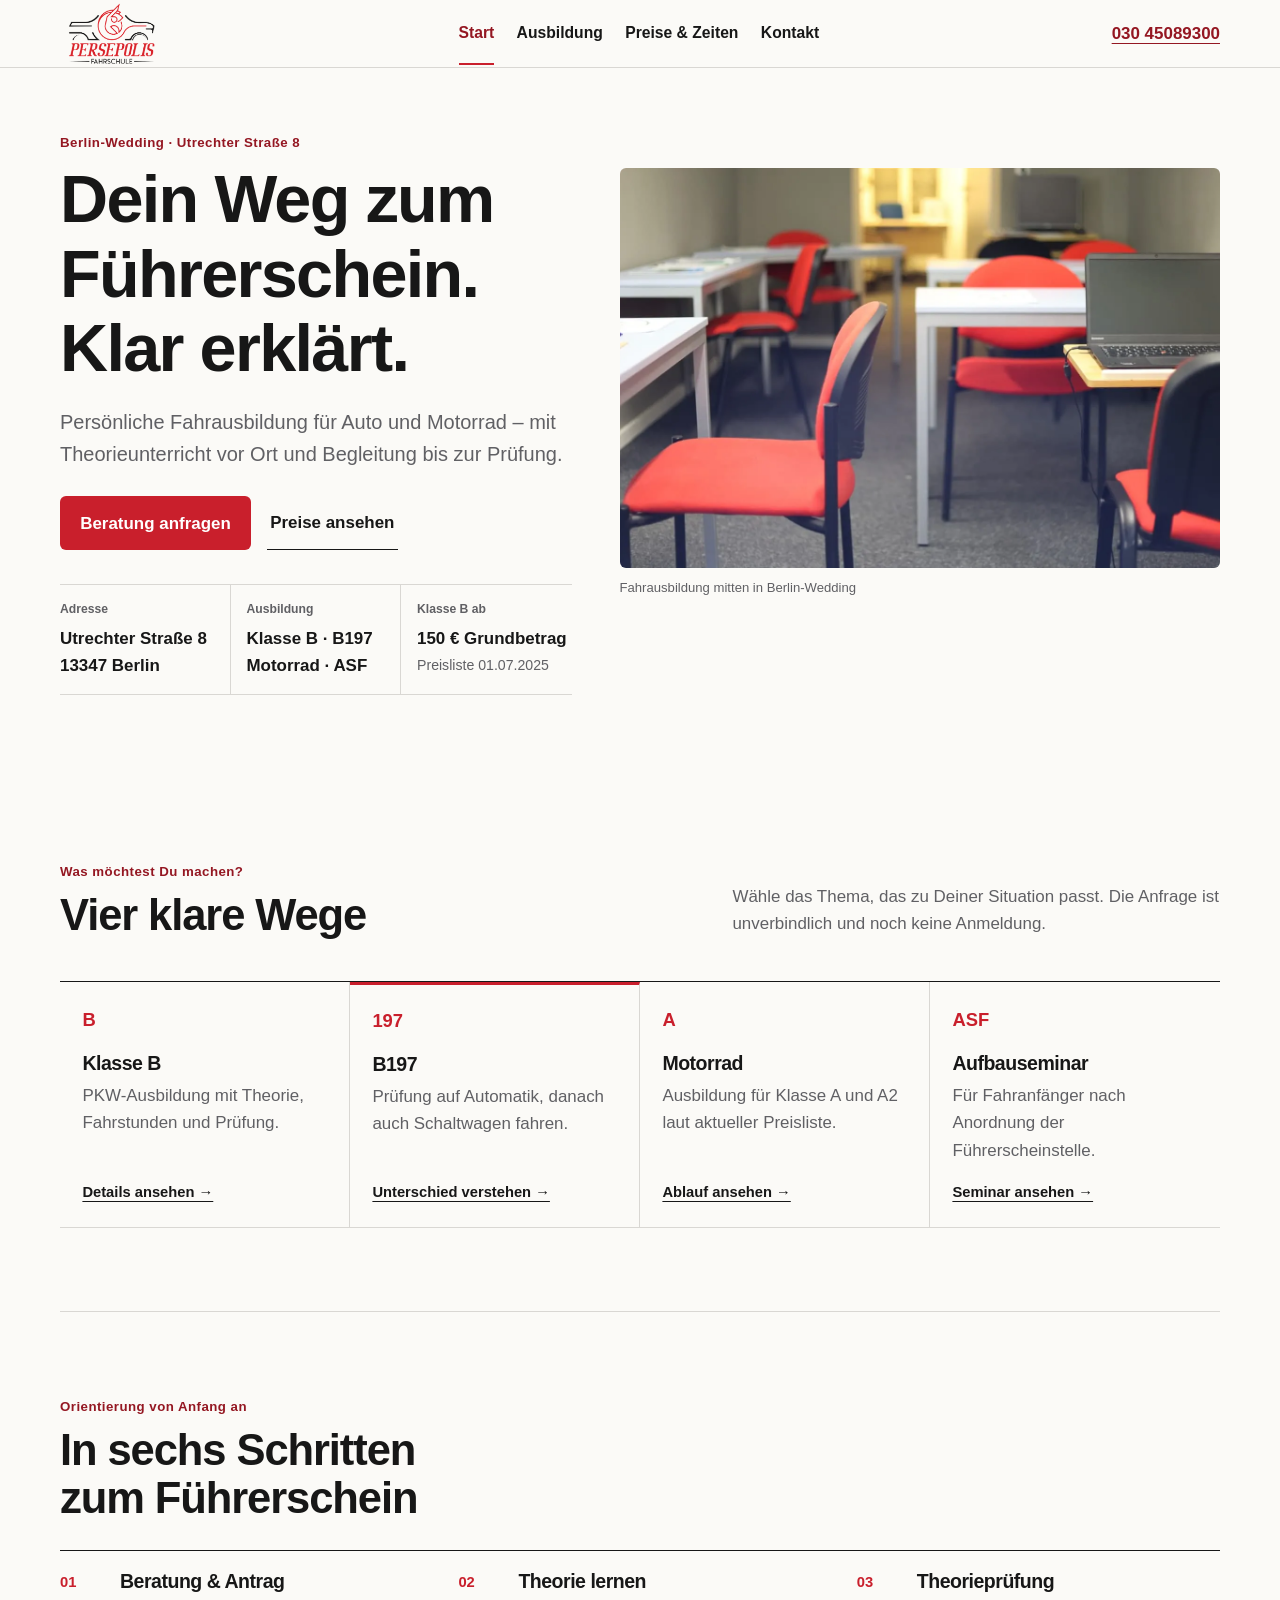
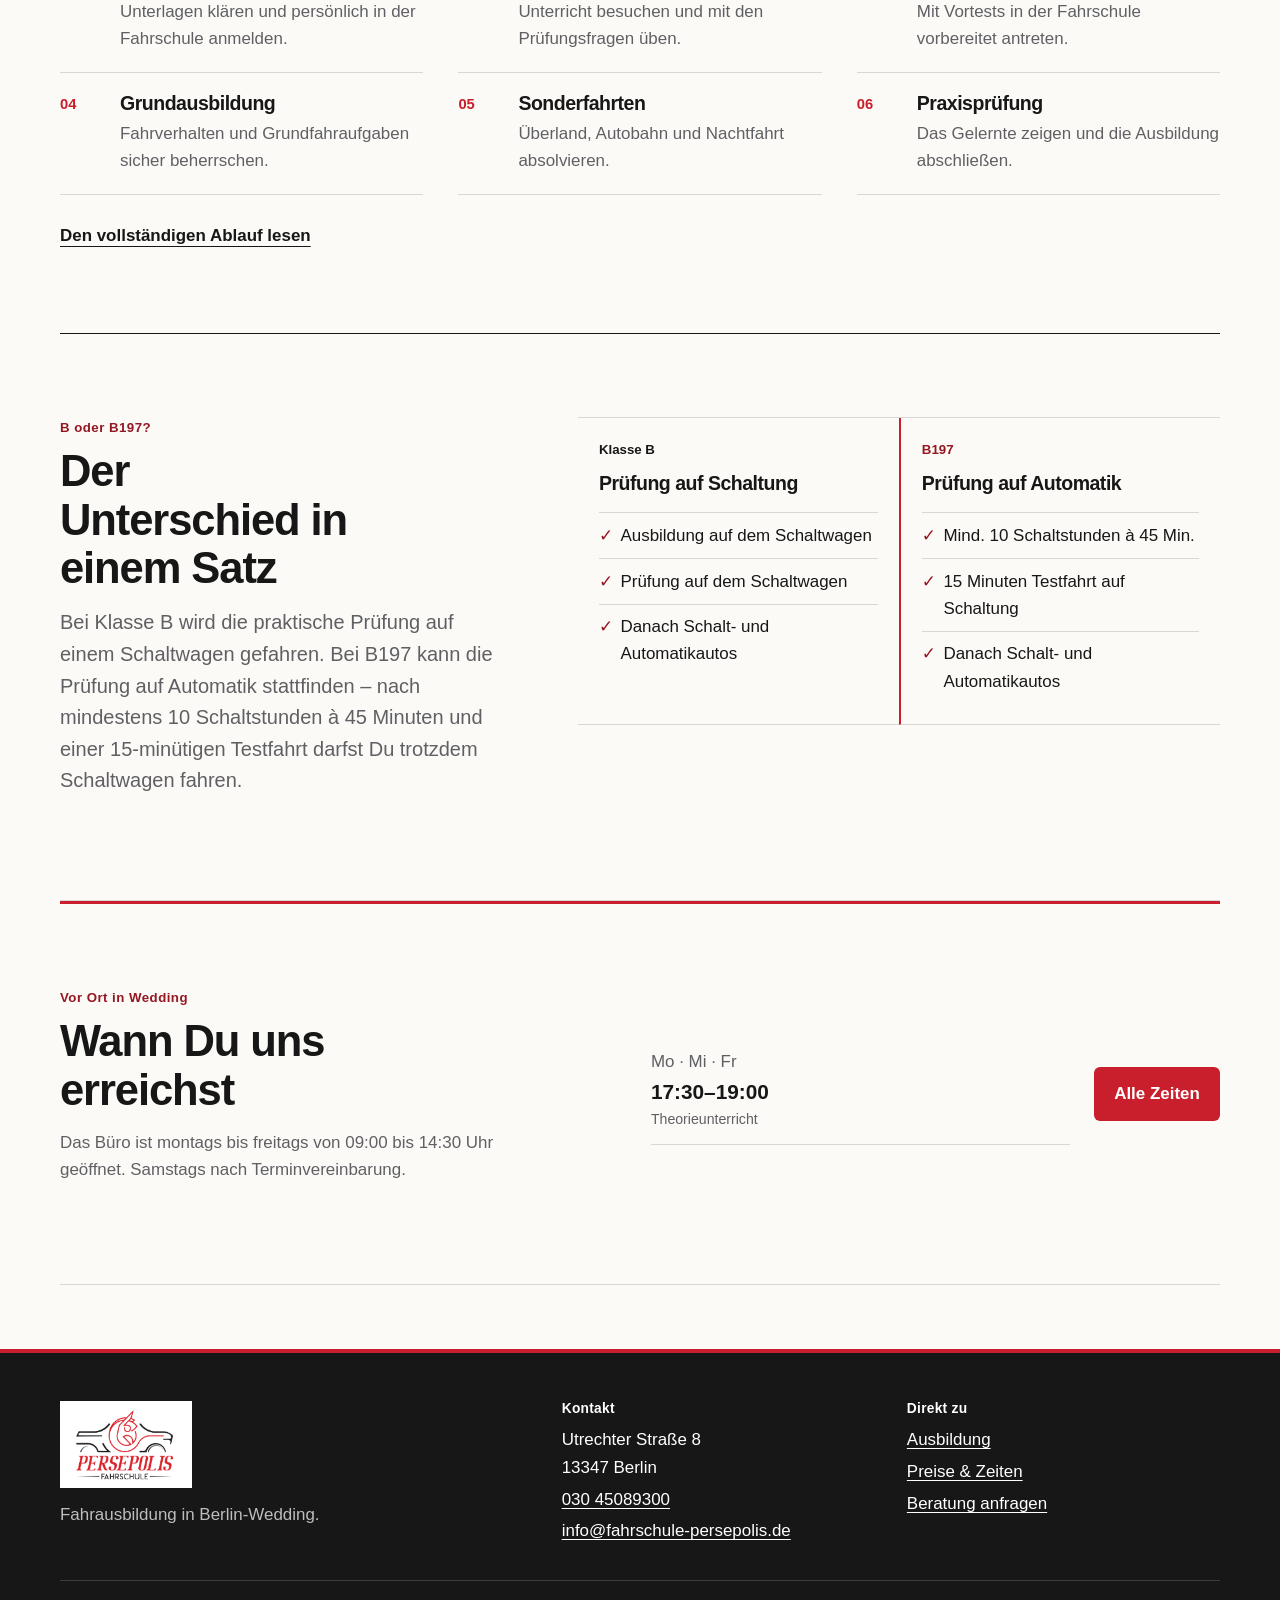
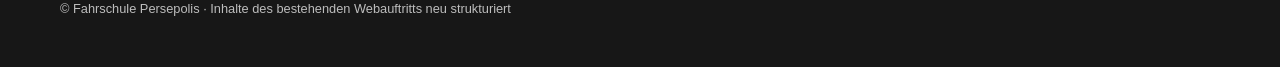
<file: index.html>
<!doctype html>
<html lang="de">
<head>
  <meta charset="utf-8">
  <meta name="viewport" content="width=device-width, initial-scale=1">
  <meta name="description" content="Fahrschule Persepolis in Berlin-Wedding: Klasse B, B197, Motorradausbildung und Aufbauseminar.">
  <title>Fahrschule Persepolis | Berlin-Wedding</title>
  <link rel="icon" type="image/svg+xml" href="data:image/svg+xml,%3Csvg xmlns='http://www.w3.org/2000/svg' viewBox='0 0 64 64'%3E%3Crect width='64' height='64' rx='14' fill='%23e4212d'/%3E%3Cpath d='M13 38h38l-5-14H21l-8 14Zm5 0v8m28-8v8M22 43h2m16 0h2' fill='none' stroke='white' stroke-width='5' stroke-linecap='round' stroke-linejoin='round'/%3E%3C/svg%3E">
  <link rel="stylesheet" href="styles.css?v=20260929-1">
  <script src="script.js" defer></script>
</head>
<body>
  <a class="skip-link" href="#main">Zum Inhalt springen</a>
  <header class="site-header">
    <div class="nav-wrap">
      <a class="brand" href="index.html" aria-label="Fahrschule Persepolis – Startseite"><img src="assets/logo.png" alt="Fahrschule Persepolis"></a>
      <button class="menu-button" type="button" aria-expanded="false" aria-controls="site-nav"><span>Menü</span><span class="menu-icon" aria-hidden="true"></span></button>
      <nav id="site-nav" class="site-nav" aria-label="Hauptnavigation">
        <a aria-current="page" href="index.html">Start</a>
        <a href="angebote.html">Ausbildung</a>
        <a href="preise.html">Preise & Zeiten</a>
        <a href="kontakt.html">Kontakt</a>
      </nav>
      <a class="header-call" href="tel:+493045089300" aria-label="Fahrschule anrufen">030 45089300</a>
    </div>
  </header>

  <main id="main">
    <section class="hero section">
      <div class="hero-copy">
        <p class="eyebrow">Berlin-Wedding · Utrechter Straße 8</p>
        <h1>Dein Weg zum Führerschein. Klar erklärt.</h1>
        <p class="lead">Persönliche Fahrausbildung für Auto und Motorrad – mit Theorieunterricht vor Ort und Begleitung bis zur Prüfung.</p>
        <div class="hero-actions">
          <a class="button button-primary" href="kontakt.html#anfrage">Beratung anfragen</a>
          <a class="button button-secondary" href="preise.html">Preise ansehen</a>
        </div>
        <dl class="quick-facts" aria-label="Die wichtigsten Informationen">
          <div><dt>Adresse</dt><dd>Utrechter Straße 8<br>13347 Berlin</dd></div>
          <div><dt>Ausbildung</dt><dd>Klasse B · B197<br>Motorrad · ASF</dd></div>
          <div><dt>Klasse B ab</dt><dd>150 € Grundbetrag<small>Preisliste 01.07.2025</small></dd></div>
        </dl>
      </div>
      <figure class="hero-media">
        <img src="assets/schule.webp" alt="Unterrichtsraum der Fahrschule Persepolis" width="1280" height="853" fetchpriority="high">
        <figcaption>Fahrausbildung mitten in Berlin-Wedding</figcaption>
      </figure>
    </section>

    <section class="section compact-section" aria-labelledby="richtungen-title">
      <div class="section-heading split-heading">
        <div><p class="eyebrow">Was möchtest Du machen?</p><h2 id="richtungen-title">Vier klare Wege</h2></div>
        <p>Wähle das Thema, das zu Deiner Situation passt. Die Anfrage ist unverbindlich und noch keine Anmeldung.</p>
      </div>
      <div class="offer-grid">
        <a class="offer-card" href="angebote.html#klasse-b"><span class="offer-index">B</span><h3>Klasse B</h3><p>PKW-Ausbildung mit Theorie, Fahrstunden und Prüfung.</p><span class="text-link">Details ansehen →</span></a>
        <a class="offer-card featured" href="angebote.html#b197"><span class="offer-index">197</span><h3>B197</h3><p>Prüfung auf Automatik, danach auch Schaltwagen fahren.</p><span class="text-link">Unterschied verstehen →</span></a>
        <a class="offer-card" href="angebote.html#motorrad"><span class="offer-index">A</span><h3>Motorrad</h3><p>Ausbildung für Klasse A und A2 laut aktueller Preisliste.</p><span class="text-link">Ablauf ansehen →</span></a>
        <a class="offer-card" href="angebote.html#asf"><span class="offer-index">ASF</span><h3>Aufbauseminar</h3><p>Für Fahranfänger nach Anordnung der Führerscheinstelle.</p><span class="text-link">Seminar ansehen →</span></a>
      </div>
    </section>

    <section class="section process-section" aria-labelledby="weg-title">
      <div class="section-heading"><p class="eyebrow">Orientierung von Anfang an</p><h2 id="weg-title">In sechs Schritten zum Führerschein</h2></div>
      <ol class="process-list">
        <li><span>01</span><div><h3>Beratung & Antrag</h3><p>Unterlagen klären und persönlich in der Fahrschule anmelden.</p></div></li>
        <li><span>02</span><div><h3>Theorie lernen</h3><p>Unterricht besuchen und mit den Prüfungsfragen üben.</p></div></li>
        <li><span>03</span><div><h3>Theorieprüfung</h3><p>Mit Vortests in der Fahrschule vorbereitet antreten.</p></div></li>
        <li><span>04</span><div><h3>Grundausbildung</h3><p>Fahrverhalten und Grundfahraufgaben sicher beherrschen.</p></div></li>
        <li><span>05</span><div><h3>Sonderfahrten</h3><p>Überland, Autobahn und Nachtfahrt absolvieren.</p></div></li>
        <li><span>06</span><div><h3>Praxisprüfung</h3><p>Das Gelernte zeigen und die Ausbildung abschließen.</p></div></li>
      </ol>
      <a class="inline-button" href="angebote.html#klasse-b">Den vollständigen Ablauf lesen</a>
    </section>

    <section class="section compare-section" aria-labelledby="vergleich-title">
      <div class="compare-intro"><p class="eyebrow">B oder B197?</p><h2 id="vergleich-title">Der Unterschied in einem Satz</h2><p class="lead">Bei Klasse B wird die praktische Prüfung auf einem Schaltwagen gefahren. Bei B197 kann die Prüfung auf Automatik stattfinden – nach mindestens 10 Schaltstunden à 45 Minuten und einer 15-minütigen Testfahrt darfst Du trotzdem Schaltwagen fahren.</p></div>
      <div class="compare-cards">
        <article><p class="pill">Klasse B</p><h3>Prüfung auf Schaltung</h3><ul class="check-list"><li>Ausbildung auf dem Schaltwagen</li><li>Prüfung auf dem Schaltwagen</li><li>Danach Schalt- und Automatikautos</li></ul></article>
        <article><p class="pill red">B197</p><h3>Prüfung auf Automatik</h3><ul class="check-list"><li>Mind. 10 Schaltstunden à 45 Min.</li><li>15 Minuten Testfahrt auf Schaltung</li><li>Danach Schalt- und Automatikautos</li></ul></article>
      </div>
    </section>

    <section class="section info-band" aria-labelledby="zeiten-title">
      <div><p class="eyebrow">Vor Ort in Wedding</p><h2 id="zeiten-title">Wann Du uns erreichst</h2><p>Das Büro ist montags bis freitags von 09:00 bis 14:30 Uhr geöffnet. Samstags nach Terminvereinbarung.</p></div>
      <div class="schedule-preview"><div><span>Mo · Mi · Fr</span><strong>17:30–19:00</strong><small>Theorieunterricht</small></div></div>
      <a class="button button-light" href="preise.html#zeiten">Alle Zeiten</a>
    </section>
  </main>

  <footer class="site-footer">
    <div class="footer-grid"><div><img src="assets/logo.png" alt="Fahrschule Persepolis"><p>Fahrausbildung in Berlin-Wedding.</p></div><div><h2>Kontakt</h2><address>Utrechter Straße 8<br>13347 Berlin</address><a href="tel:+493045089300">030 45089300</a><a href="mailto:info@fahrschule-persepolis.de">info@fahrschule-persepolis.de</a></div><div><h2>Direkt zu</h2><a href="angebote.html">Ausbildung</a><a href="preise.html">Preise & Zeiten</a><a href="kontakt.html#anfrage">Beratung anfragen</a></div></div>
    <p class="footer-note">© Fahrschule Persepolis · Inhalte des bestehenden Webauftritts neu strukturiert</p>
  </footer>
  <div class="mobile-actions" aria-label="Schnellkontakt"><a href="tel:+493045089300">Anrufen</a><a href="kontakt.html#anfrage">Anfrage</a></div>
</body>
</html>
</file>
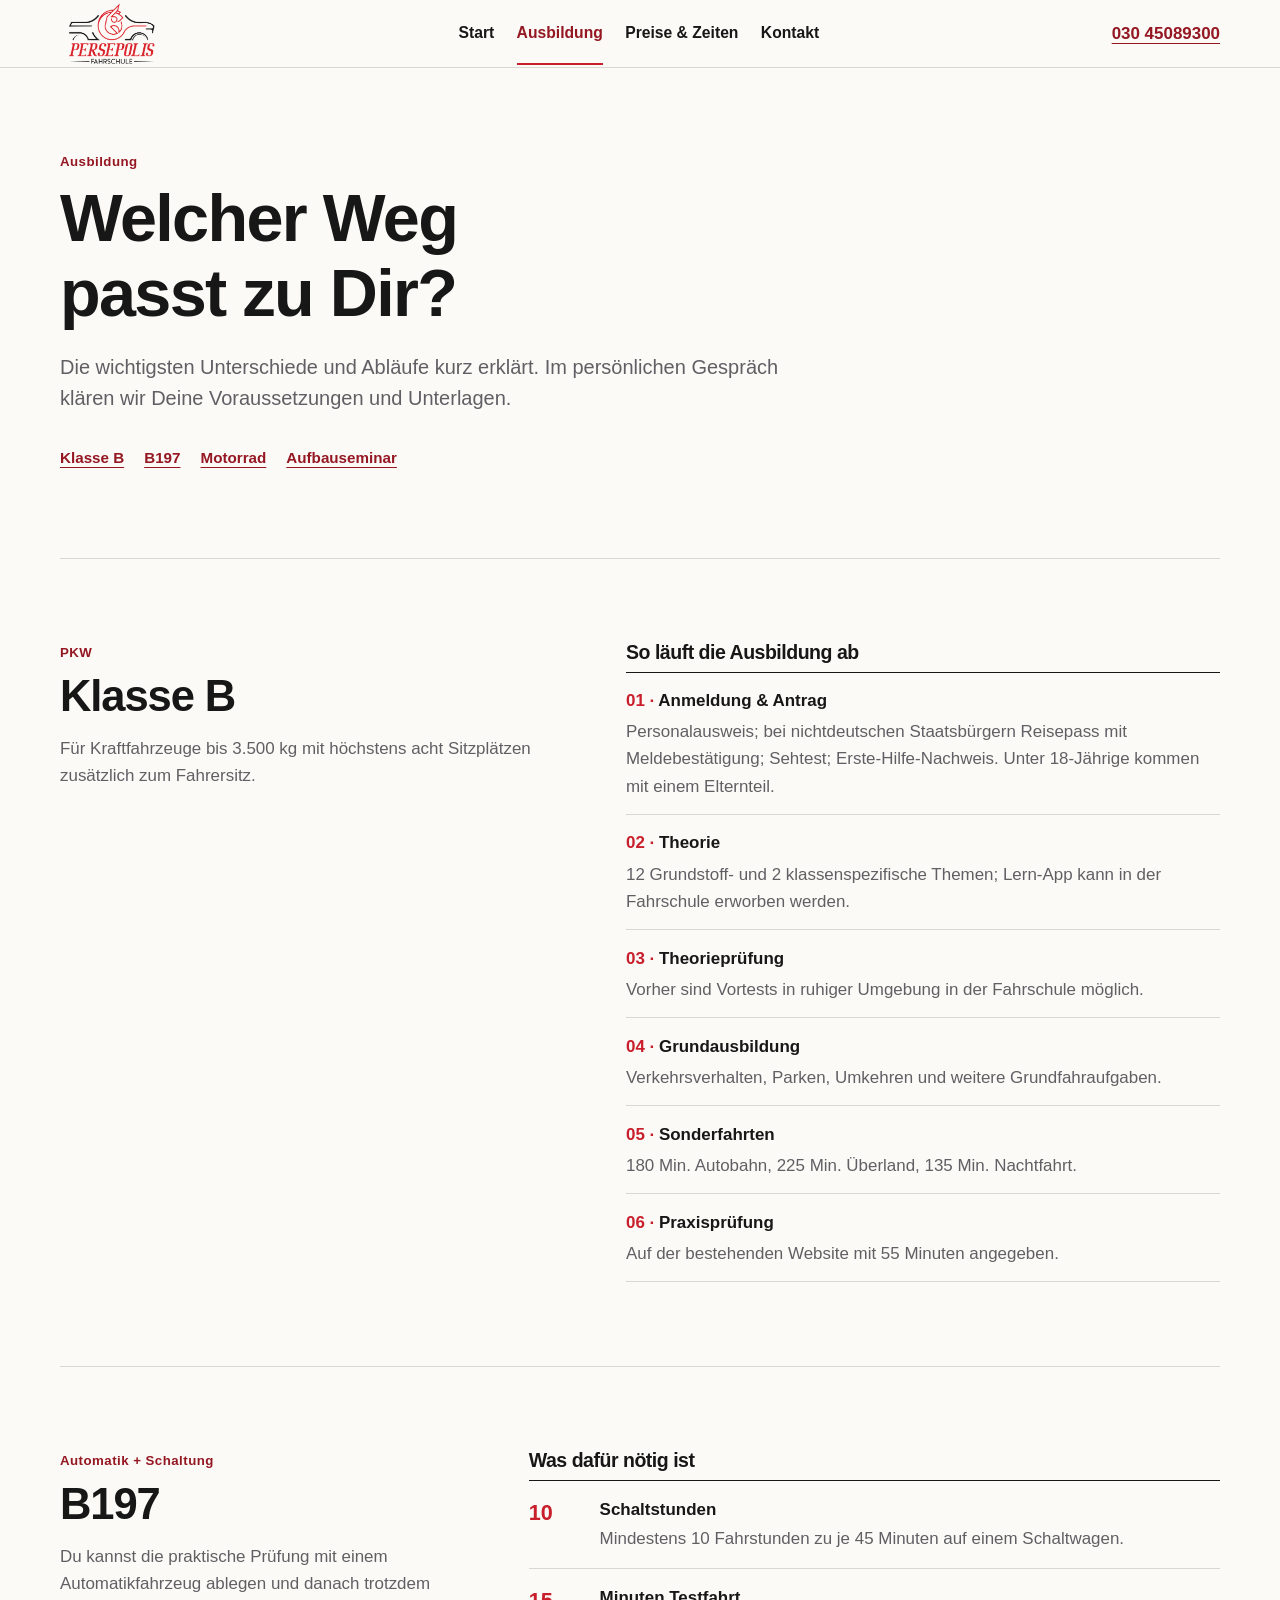
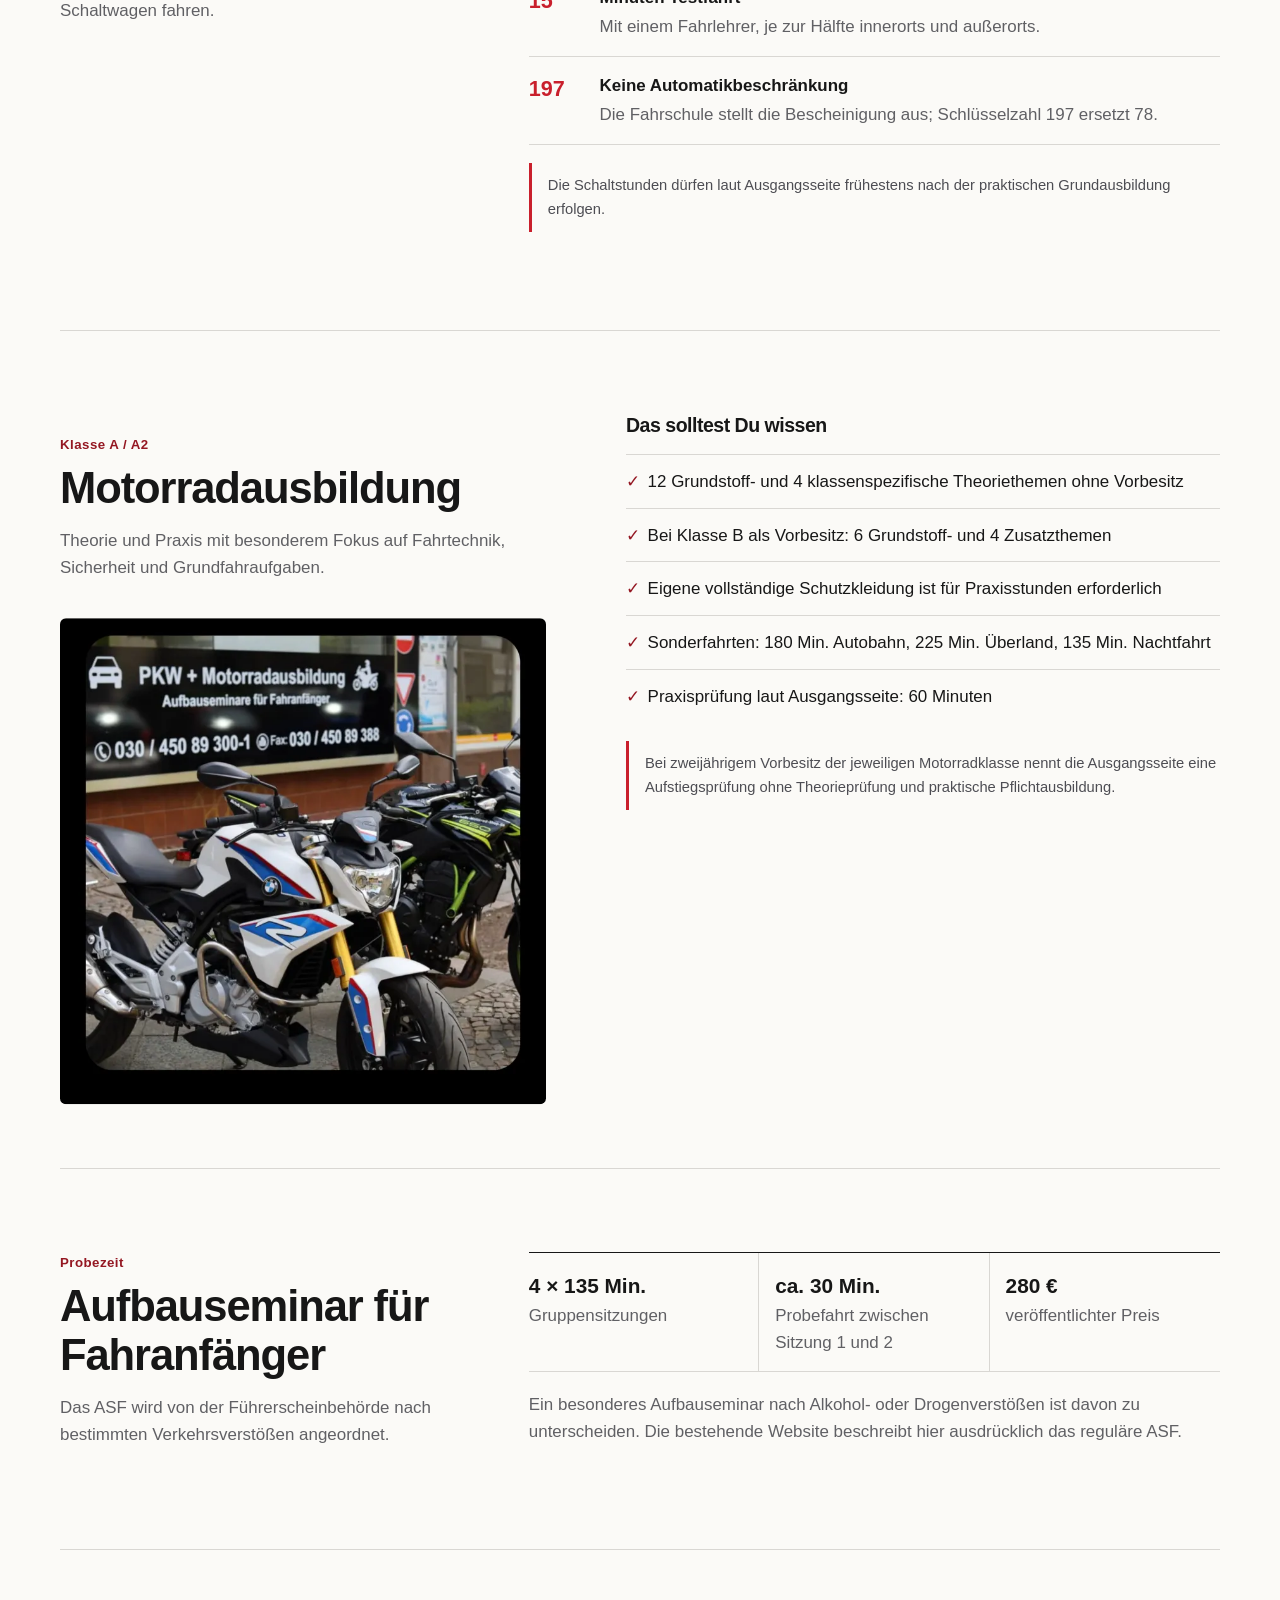
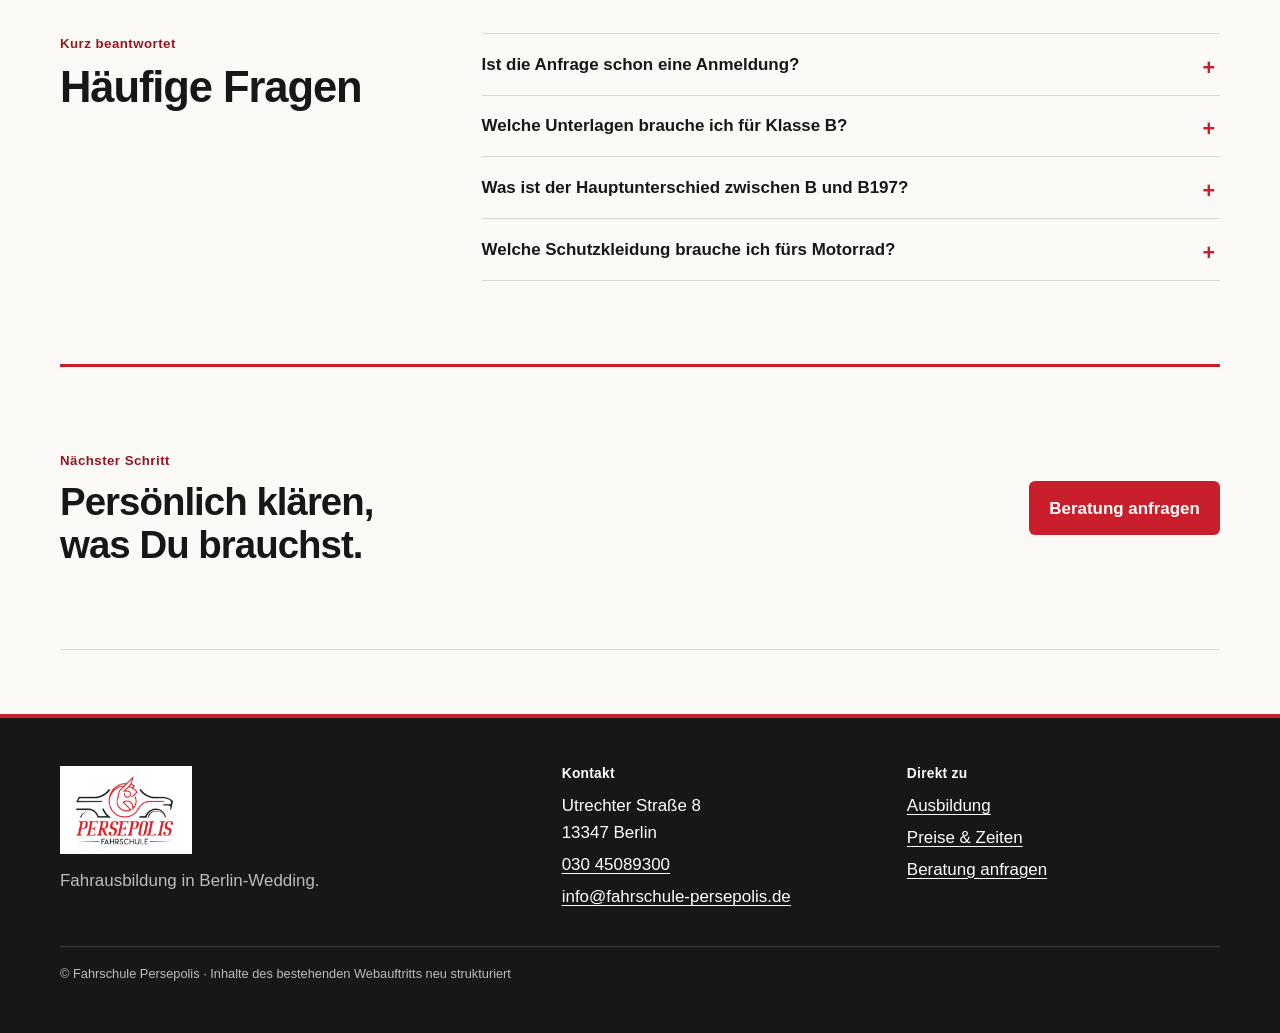
<file: angebote.html>
<!doctype html>
<html lang="de">
<head>
  <meta charset="utf-8"><meta name="viewport" content="width=device-width, initial-scale=1"><meta name="description" content="Ausbildung der Fahrschule Persepolis: Klasse B, B197, Motorrad und Aufbauseminar."><title>Ausbildung | Fahrschule Persepolis</title>
  <link rel="icon" type="image/svg+xml" href="data:image/svg+xml,%3Csvg xmlns='http://www.w3.org/2000/svg' viewBox='0 0 64 64'%3E%3Crect width='64' height='64' rx='14' fill='%23e4212d'/%3E%3Cpath d='M13 38h38l-5-14H21l-8 14Zm5 0v8m28-8v8' fill='none' stroke='white' stroke-width='5' stroke-linecap='round'/%3E%3C/svg%3E"><link rel="stylesheet" href="styles.css?v=20260929-1"><script src="script.js" defer></script>
</head>
<body><a class="skip-link" href="#main">Zum Inhalt springen</a>
  <header class="site-header"><div class="nav-wrap"><a class="brand" href="index.html" aria-label="Startseite"><img src="assets/logo.png" alt="Fahrschule Persepolis"></a><button class="menu-button" type="button" aria-expanded="false" aria-controls="site-nav"><span>Menü</span><span class="menu-icon" aria-hidden="true"></span></button><nav id="site-nav" class="site-nav" aria-label="Hauptnavigation"><a href="index.html">Start</a><a aria-current="page" href="angebote.html">Ausbildung</a><a href="preise.html">Preise & Zeiten</a><a href="kontakt.html">Kontakt</a></nav><a class="header-call" href="tel:+493045089300">030 45089300</a></div></header>
  <main id="main">
    <section class="page-hero section"><p class="eyebrow">Ausbildung</p><h1>Welcher Weg passt zu Dir?</h1><p class="lead">Die wichtigsten Unterschiede und Abläufe kurz erklärt. Im persönlichen Gespräch klären wir Deine Voraussetzungen und Unterlagen.</p><nav class="anchor-nav" aria-label="Bereiche auf dieser Seite"><a href="#klasse-b">Klasse B</a><a href="#b197">B197</a><a href="#motorrad">Motorrad</a><a href="#asf">Aufbauseminar</a></nav></section>

    <section class="section service-section" id="klasse-b">
      <div class="service-title"><p class="eyebrow">PKW</p><h2>Klasse B</h2><p>Für Kraftfahrzeuge bis 3.500 kg mit höchstens acht Sitzplätzen zusätzlich zum Fahrersitz.</p></div>
      <div class="service-body"><h3>So läuft die Ausbildung ab</h3><ol class="detail-steps"><li><strong>Anmeldung & Antrag</strong><span>Personalausweis; bei nichtdeutschen Staatsbürgern Reisepass mit Meldebestätigung; Sehtest; Erste-Hilfe-Nachweis. Unter 18-Jährige kommen mit einem Elternteil.</span></li><li><strong>Theorie</strong><span>12 Grundstoff- und 2 klassenspezifische Themen; Lern-App kann in der Fahrschule erworben werden.</span></li><li><strong>Theorieprüfung</strong><span>Vorher sind Vortests in ruhiger Umgebung in der Fahrschule möglich.</span></li><li><strong>Grundausbildung</strong><span>Verkehrsverhalten, Parken, Umkehren und weitere Grundfahraufgaben.</span></li><li><strong>Sonderfahrten</strong><span>180 Min. Autobahn, 225 Min. Überland, 135 Min. Nachtfahrt.</span></li><li><strong>Praxisprüfung</strong><span>Auf der bestehenden Website mit 55 Minuten angegeben.</span></li></ol></div>
    </section>

    <section class="section service-section alt" id="b197">
      <div class="service-title"><p class="eyebrow">Automatik + Schaltung</p><h2>B197</h2><p>Du kannst die praktische Prüfung mit einem Automatikfahrzeug ablegen und danach trotzdem Schaltwagen fahren.</p></div>
      <div class="service-body"><h3>Was dafür nötig ist</h3><ul class="fact-list"><li><span>10</span><div><strong>Schaltstunden</strong><p>Mindestens 10 Fahrstunden zu je 45 Minuten auf einem Schaltwagen.</p></div></li><li><span>15</span><div><strong>Minuten Testfahrt</strong><p>Mit einem Fahrlehrer, je zur Hälfte innerorts und außerorts.</p></div></li><li><span>197</span><div><strong>Keine Automatikbeschränkung</strong><p>Die Fahrschule stellt die Bescheinigung aus; Schlüsselzahl 197 ersetzt 78.</p></div></li></ul><p class="notice">Die Schaltstunden dürfen laut Ausgangsseite frühestens nach der praktischen Grundausbildung erfolgen.</p></div>
    </section>

    <section class="section service-section" id="motorrad">
      <div class="service-title media-title"><div><p class="eyebrow">Klasse A / A2</p><h2>Motorradausbildung</h2><p>Theorie und Praxis mit besonderem Fokus auf Fahrtechnik, Sicherheit und Grundfahraufgaben.</p></div><img src="assets/motorraeder.webp" alt="Schulungsmotorräder vor der Fahrschule Persepolis" width="768" height="768" loading="lazy"></div>
      <div class="service-body"><h3>Das solltest Du wissen</h3><ul class="check-list large"><li>12 Grundstoff- und 4 klassenspezifische Theoriethemen ohne Vorbesitz</li><li>Bei Klasse B als Vorbesitz: 6 Grundstoff- und 4 Zusatzthemen</li><li>Eigene vollständige Schutzkleidung ist für Praxisstunden erforderlich</li><li>Sonderfahrten: 180 Min. Autobahn, 225 Min. Überland, 135 Min. Nachtfahrt</li><li>Praxisprüfung laut Ausgangsseite: 60 Minuten</li></ul><p class="notice">Bei zweijährigem Vorbesitz der jeweiligen Motorradklasse nennt die Ausgangsseite eine Aufstiegsprüfung ohne Theorieprüfung und praktische Pflichtausbildung.</p></div>
    </section>

    <section class="section service-section alt" id="asf">
      <div class="service-title"><p class="eyebrow">Probezeit</p><h2>Aufbauseminar für Fahranfänger</h2><p>Das ASF wird von der Führerscheinbehörde nach bestimmten Verkehrsverstößen angeordnet.</p></div>
      <div class="service-body"><div class="stat-row"><div><strong>4 × 135 Min.</strong><span>Gruppensitzungen</span></div><div><strong>ca. 30 Min.</strong><span>Probefahrt zwischen Sitzung 1 und 2</span></div><div><strong>280 €</strong><span>veröffentlichter Preis</span></div></div><p>Ein besonderes Aufbauseminar nach Alkohol- oder Drogenverstößen ist davon zu unterscheiden. Die bestehende Website beschreibt hier ausdrücklich das reguläre ASF.</p></div>
    </section>

    <section class="section faq-section" aria-labelledby="faq-title"><div class="section-heading"><p class="eyebrow">Kurz beantwortet</p><h2 id="faq-title">Häufige Fragen</h2></div><div class="faq-list"><details><summary>Ist die Anfrage schon eine Anmeldung?</summary><p>Nein. Über das Formular sendest Du zunächst eine Beratungsanfrage. Für die Anmeldung bittet die Fahrschule laut bestehender Website um einen persönlichen Besuch mit den erforderlichen Unterlagen.</p></details><details><summary>Welche Unterlagen brauche ich für Klasse B?</summary><p>Personalausweis; bei nichtdeutschen Staatsbürgern Reisepass mit Meldebestätigung; Sehtest und Erste-Hilfe-Nachweis. Unter 18-Jährige sollen von einem Elternteil begleitet werden.</p></details><details><summary>Was ist der Hauptunterschied zwischen B und B197?</summary><p>Bei B197 kann die praktische Prüfung auf Automatik stattfinden. Mit den vorgeschriebenen Schaltstunden und der Testfahrt darfst Du danach auch Schaltwagen fahren.</p></details><details><summary>Welche Schutzkleidung brauche ich fürs Motorrad?</summary><p>Helm, Motorradjacke und Motorradhose mit Protektoren, Motorradhandschuhe und Motorradschuhe. Ohne Schutzkleidung findet laut Fahrschule keine praktische Stunde statt.</p></details></div></section>
    <section class="section simple-cta"><div><p class="eyebrow">Nächster Schritt</p><h2>Persönlich klären, was Du brauchst.</h2></div><a class="button button-primary" href="kontakt.html#anfrage">Beratung anfragen</a></section>
  </main>
  <footer class="site-footer"><div class="footer-grid"><div><img src="assets/logo.png" alt="Fahrschule Persepolis"><p>Fahrausbildung in Berlin-Wedding.</p></div><div><h2>Kontakt</h2><address>Utrechter Straße 8<br>13347 Berlin</address><a href="tel:+493045089300">030 45089300</a><a href="mailto:info@fahrschule-persepolis.de">info@fahrschule-persepolis.de</a></div><div><h2>Direkt zu</h2><a href="angebote.html">Ausbildung</a><a href="preise.html">Preise & Zeiten</a><a href="kontakt.html#anfrage">Beratung anfragen</a></div></div><p class="footer-note">© Fahrschule Persepolis · Inhalte des bestehenden Webauftritts neu strukturiert</p></footer><div class="mobile-actions"><a href="tel:+493045089300">Anrufen</a><a href="kontakt.html#anfrage">Anfrage</a></div>
</body></html>
</file>
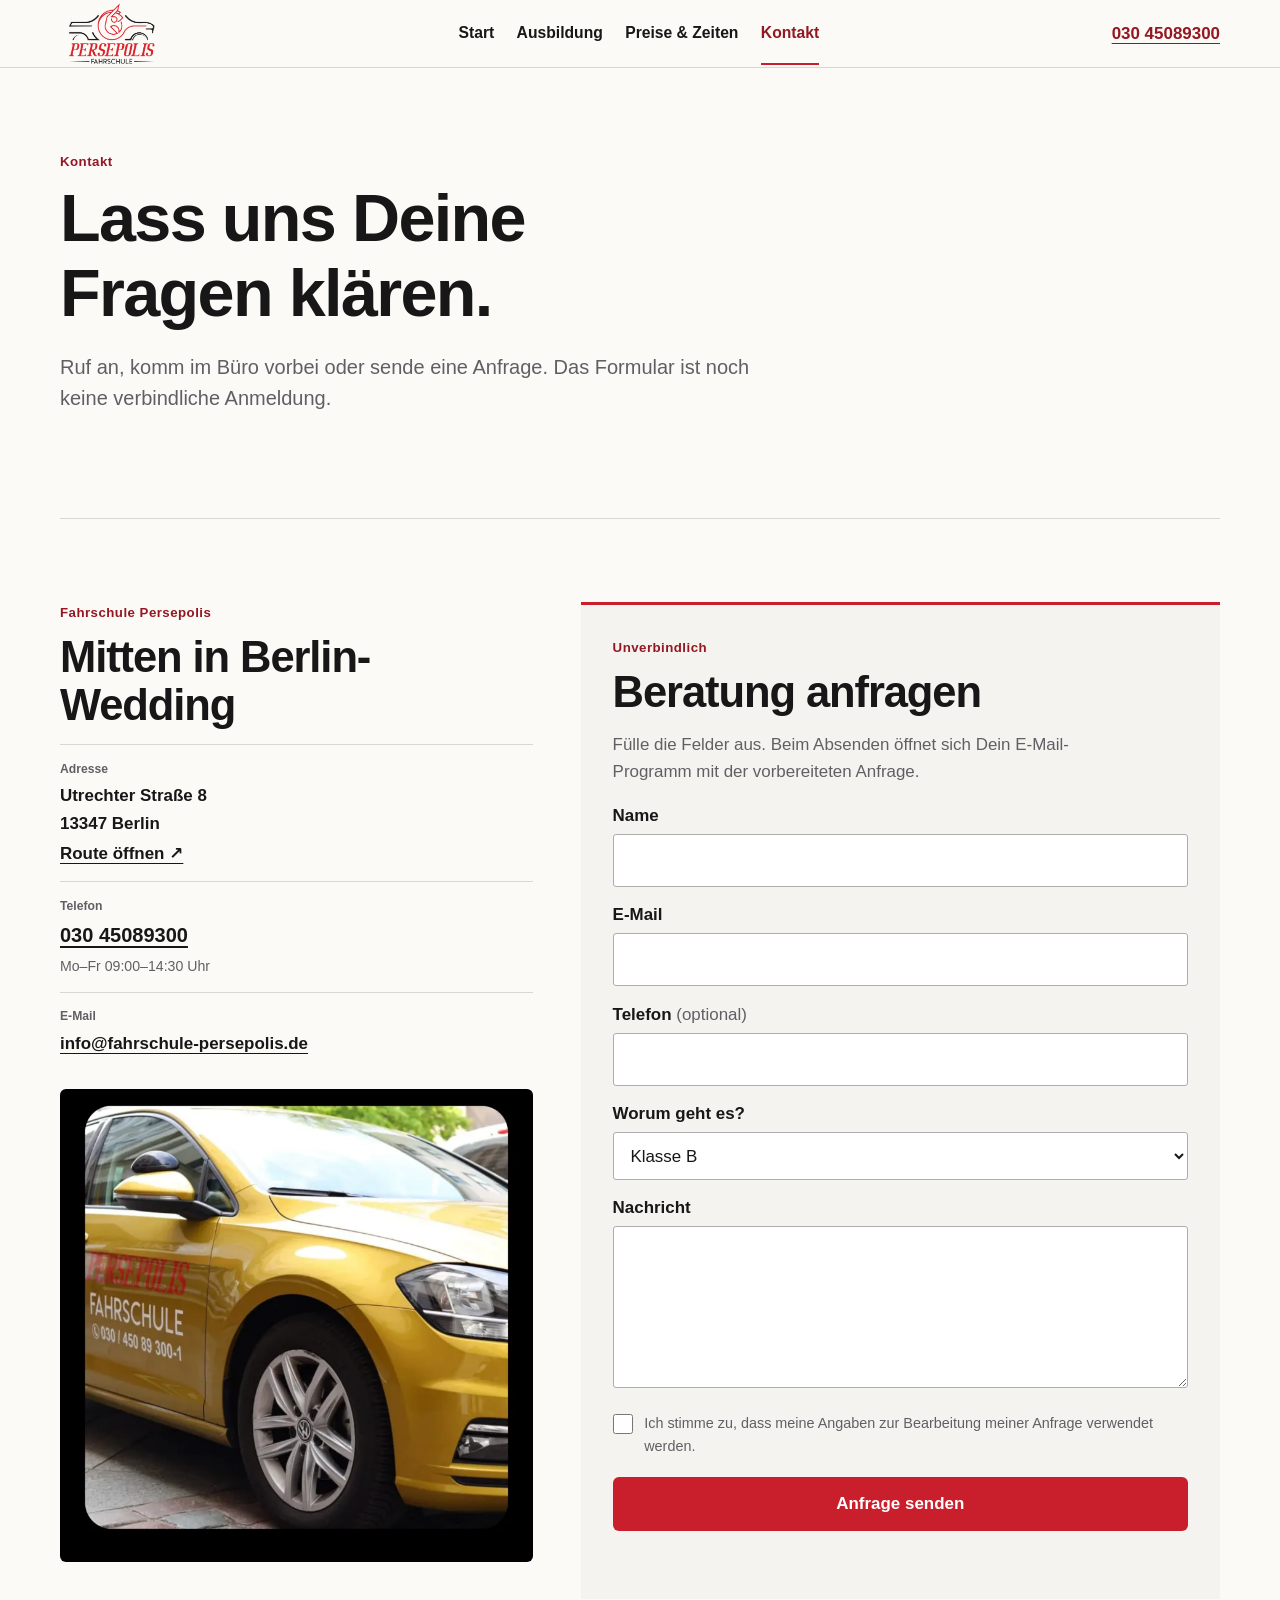
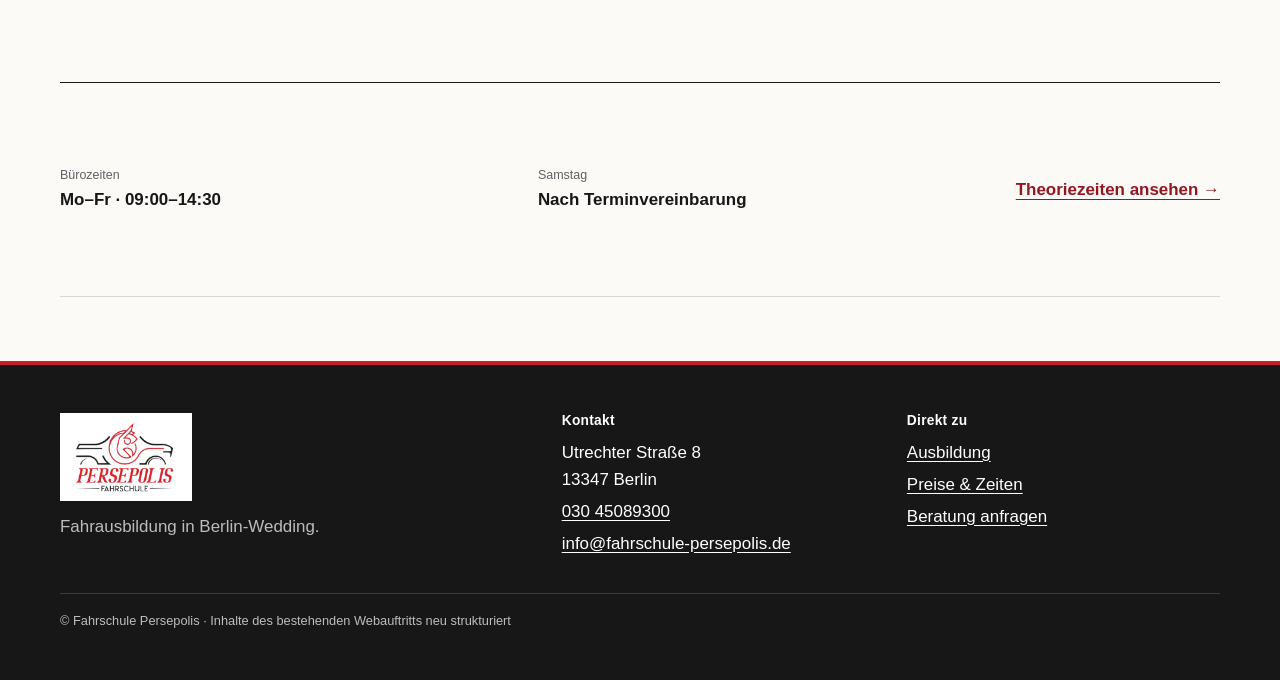
<file: kontakt.html>
<!doctype html>
<html lang="de"><head><meta charset="utf-8"><meta name="viewport" content="width=device-width, initial-scale=1"><meta name="description" content="Kontakt zur Fahrschule Persepolis in der Utrechter Straße 8, 13347 Berlin."><title>Kontakt | Fahrschule Persepolis</title><link rel="icon" type="image/svg+xml" href="data:image/svg+xml,%3Csvg xmlns='http://www.w3.org/2000/svg' viewBox='0 0 64 64'%3E%3Crect width='64' height='64' rx='14' fill='%23e4212d'/%3E%3Cpath d='M13 38h38l-5-14H21l-8 14Zm5 0v8m28-8v8' fill='none' stroke='white' stroke-width='5' stroke-linecap='round'/%3E%3C/svg%3E"><link rel="stylesheet" href="styles.css?v=20260929-1"><script src="script.js" defer></script></head>
<body><a class="skip-link" href="#main">Zum Inhalt springen</a><header class="site-header"><div class="nav-wrap"><a class="brand" href="index.html" aria-label="Startseite"><img src="assets/logo.png" alt="Fahrschule Persepolis"></a><button class="menu-button" type="button" aria-expanded="false" aria-controls="site-nav"><span>Menü</span><span class="menu-icon" aria-hidden="true"></span></button><nav id="site-nav" class="site-nav" aria-label="Hauptnavigation"><a href="index.html">Start</a><a href="angebote.html">Ausbildung</a><a href="preise.html">Preise & Zeiten</a><a aria-current="page" href="kontakt.html">Kontakt</a></nav><a class="header-call" href="tel:+493045089300">030 45089300</a></div></header>
<main id="main">
  <section class="page-hero section"><p class="eyebrow">Kontakt</p><h1>Lass uns Deine Fragen klären.</h1><p class="lead">Ruf an, komm im Büro vorbei oder sende eine Anfrage. Das Formular ist noch keine verbindliche Anmeldung.</p></section>
  <section class="section contact-layout"><div class="contact-details"><p class="eyebrow">Fahrschule Persepolis</p><h2>Mitten in Berlin-Wedding</h2><div class="contact-card"><span>Adresse</span><strong>Utrechter Straße 8<br>13347 Berlin</strong><a href="https://maps.google.com/?q=Utrechter+Stra%C3%9Fe+8%2C+13347+Berlin" target="_blank" rel="noopener">Route öffnen ↗</a></div><div class="contact-card"><span>Telefon</span><a class="contact-big" href="tel:+493045089300">030 45089300</a><small>Mo–Fr 09:00–14:30 Uhr</small></div><div class="contact-card"><span>E-Mail</span><a href="mailto:info@fahrschule-persepolis.de">info@fahrschule-persepolis.de</a></div><img class="contact-image" src="assets/schulungsauto.webp" alt="Goldenes Schulungsfahrzeug der Fahrschule Persepolis" width="768" height="768" loading="lazy"></div>
    <div class="form-panel" id="anfrage"><p class="eyebrow">Unverbindlich</p><h2>Beratung anfragen</h2><p>Fülle die Felder aus. Beim Absenden öffnet sich Dein E-Mail-Programm mit der vorbereiteten Anfrage.</p><form id="contact-form"><div class="form-field"><label for="name">Name</label><input id="name" name="name" autocomplete="name" required></div><div class="form-field"><label for="email">E-Mail</label><input id="email" name="email" type="email" autocomplete="email" required></div><div class="form-field"><label for="phone">Telefon <span>(optional)</span></label><input id="phone" name="phone" type="tel" autocomplete="tel"></div><div class="form-field"><label for="topic">Worum geht es?</label><select id="topic" name="topic"><option>Klasse B</option><option>B197</option><option>Motorrad</option><option>Aufbauseminar</option><option>Allgemeine Beratung</option></select></div><div class="form-field"><label for="message">Nachricht</label><textarea id="message" name="message" rows="5" required></textarea></div><label class="consent"><input type="checkbox" required><span>Ich stimme zu, dass meine Angaben zur Bearbeitung meiner Anfrage verwendet werden.</span></label><button class="button button-primary" type="submit">Anfrage senden</button><p class="form-status" id="form-status" aria-live="polite"></p></form></div>
  </section>
  <section class="section visit-strip"><div><span>Bürozeiten</span><strong>Mo–Fr · 09:00–14:30</strong></div><div><span>Samstag</span><strong>Nach Terminvereinbarung</strong></div><a href="preise.html#zeiten">Theoriezeiten ansehen →</a></section>
</main>
<footer class="site-footer"><div class="footer-grid"><div><img src="assets/logo.png" alt="Fahrschule Persepolis"><p>Fahrausbildung in Berlin-Wedding.</p></div><div><h2>Kontakt</h2><address>Utrechter Straße 8<br>13347 Berlin</address><a href="tel:+493045089300">030 45089300</a><a href="mailto:info@fahrschule-persepolis.de">info@fahrschule-persepolis.de</a></div><div><h2>Direkt zu</h2><a href="angebote.html">Ausbildung</a><a href="preise.html">Preise & Zeiten</a><a href="kontakt.html#anfrage">Beratung anfragen</a></div></div><p class="footer-note">© Fahrschule Persepolis · Inhalte des bestehenden Webauftritts neu strukturiert</p></footer><div class="mobile-actions"><a href="tel:+493045089300">Anrufen</a><a href="#anfrage">Anfrage</a></div>
</body></html>
</file>
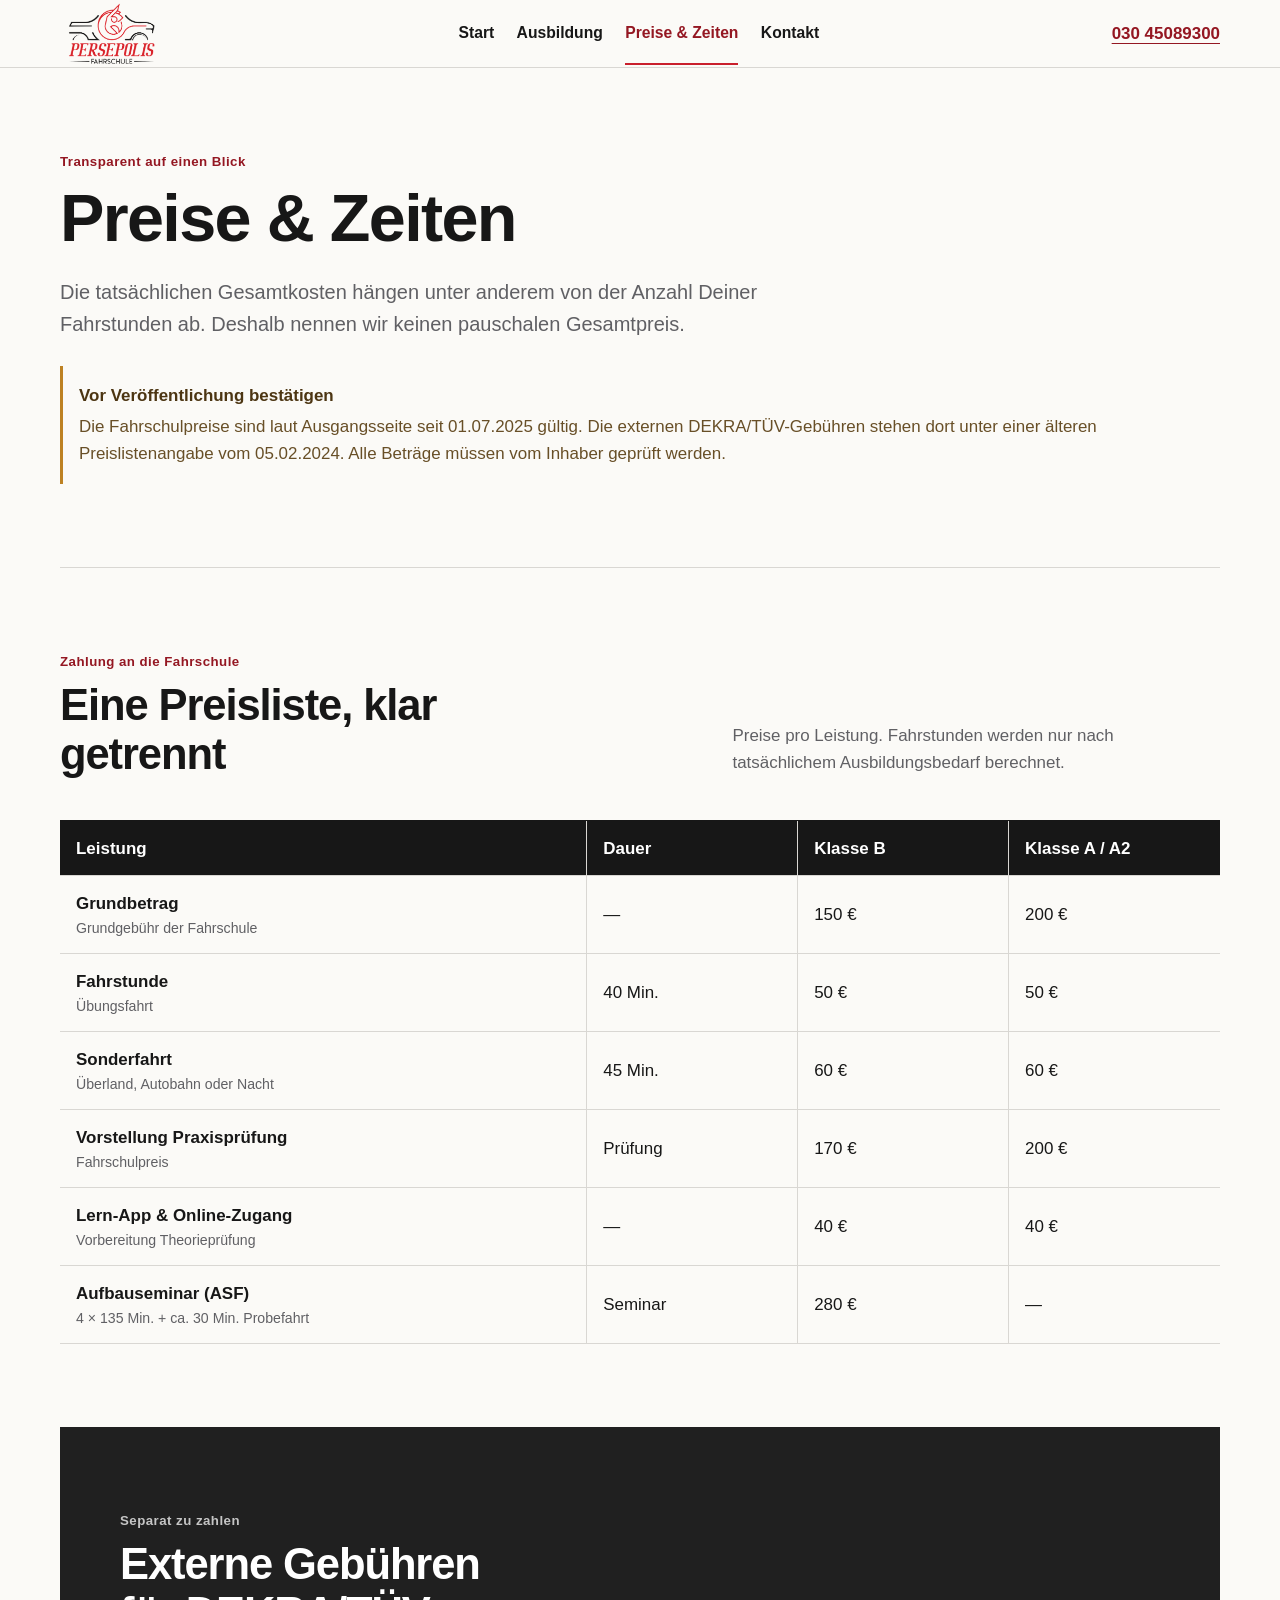
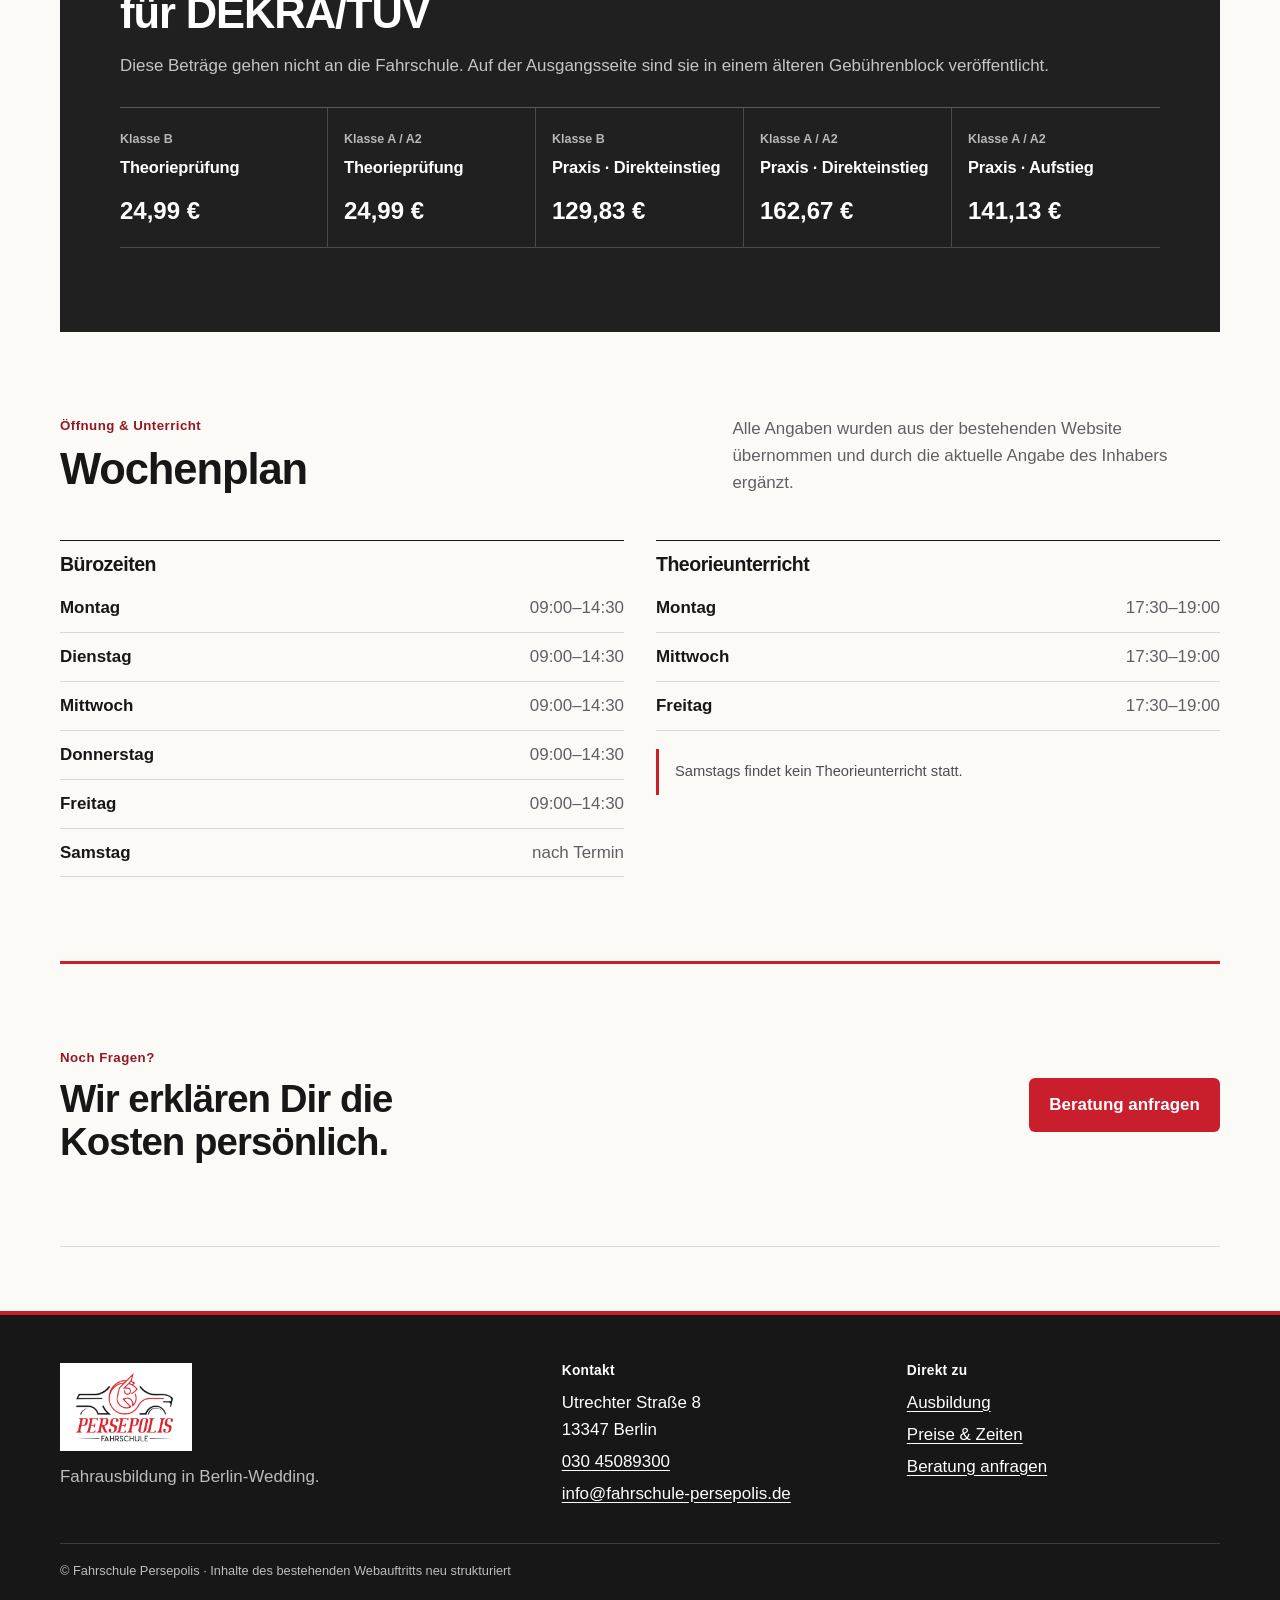
<file: preise.html>
<!doctype html>
<html lang="de">
<head><meta charset="utf-8"><meta name="viewport" content="width=device-width, initial-scale=1"><meta name="description" content="Preise, externe Prüfgebühren und Unterrichtszeiten der Fahrschule Persepolis."><title>Preise & Zeiten | Fahrschule Persepolis</title><link rel="icon" type="image/svg+xml" href="data:image/svg+xml,%3Csvg xmlns='http://www.w3.org/2000/svg' viewBox='0 0 64 64'%3E%3Crect width='64' height='64' rx='14' fill='%23e4212d'/%3E%3Cpath d='M13 38h38l-5-14H21l-8 14Zm5 0v8m28-8v8' fill='none' stroke='white' stroke-width='5' stroke-linecap='round'/%3E%3C/svg%3E"><link rel="stylesheet" href="styles.css?v=20260929-1"><script src="script.js" defer></script></head>
<body><a class="skip-link" href="#main">Zum Inhalt springen</a><header class="site-header"><div class="nav-wrap"><a class="brand" href="index.html" aria-label="Startseite"><img src="assets/logo.png" alt="Fahrschule Persepolis"></a><button class="menu-button" type="button" aria-expanded="false" aria-controls="site-nav"><span>Menü</span><span class="menu-icon" aria-hidden="true"></span></button><nav id="site-nav" class="site-nav" aria-label="Hauptnavigation"><a href="index.html">Start</a><a href="angebote.html">Ausbildung</a><a aria-current="page" href="preise.html">Preise & Zeiten</a><a href="kontakt.html">Kontakt</a></nav><a class="header-call" href="tel:+493045089300">030 45089300</a></div></header>
<main id="main">
  <section class="page-hero section"><p class="eyebrow">Transparent auf einen Blick</p><h1>Preise & Zeiten</h1><p class="lead">Die tatsächlichen Gesamtkosten hängen unter anderem von der Anzahl Deiner Fahrstunden ab. Deshalb nennen wir keinen pauschalen Gesamtpreis.</p><div class="verification-banner" role="note"><strong>Vor Veröffentlichung bestätigen</strong><span>Die Fahrschulpreise sind laut Ausgangsseite seit 01.07.2025 gültig. Die externen DEKRA/TÜV-Gebühren stehen dort unter einer älteren Preislistenangabe vom 05.02.2024. Alle Beträge müssen vom Inhaber geprüft werden.</span></div></section>

  <section class="section pricing-section" aria-labelledby="prices-title"><div class="section-heading split-heading"><div><p class="eyebrow">Zahlung an die Fahrschule</p><h2 id="prices-title">Eine Preisliste, klar getrennt</h2></div><p>Preise pro Leistung. Fahrstunden werden nur nach tatsächlichem Ausbildungsbedarf berechnet.</p></div>
    <div class="price-table" role="table" aria-label="Preise der Fahrschule ab 1. Juli 2025">
      <div class="price-row price-head" role="row"><span role="columnheader">Leistung</span><span role="columnheader">Dauer</span><span role="columnheader">Klasse B</span><span role="columnheader">Klasse A / A2</span></div>
      <div class="price-row" role="row"><span role="cell" data-label="Leistung"><strong>Grundbetrag</strong><small>Grundgebühr der Fahrschule</small></span><span role="cell" data-label="Dauer">—</span><span role="cell" data-label="Klasse B">150 €</span><span role="cell" data-label="Klasse A / A2">200 €</span></div>
      <div class="price-row" role="row"><span role="cell" data-label="Leistung"><strong>Fahrstunde</strong><small>Übungsfahrt</small></span><span role="cell" data-label="Dauer">40 Min.</span><span role="cell" data-label="Klasse B">50 €</span><span role="cell" data-label="Klasse A / A2">50 €</span></div>
      <div class="price-row" role="row"><span role="cell" data-label="Leistung"><strong>Sonderfahrt</strong><small>Überland, Autobahn oder Nacht</small></span><span role="cell" data-label="Dauer">45 Min.</span><span role="cell" data-label="Klasse B">60 €</span><span role="cell" data-label="Klasse A / A2">60 €</span></div>
      <div class="price-row" role="row"><span role="cell" data-label="Leistung"><strong>Vorstellung Praxisprüfung</strong><small>Fahrschulpreis</small></span><span role="cell" data-label="Dauer">Prüfung</span><span role="cell" data-label="Klasse B">170 €</span><span role="cell" data-label="Klasse A / A2">200 €</span></div>
      <div class="price-row" role="row"><span role="cell" data-label="Leistung"><strong>Lern-App & Online-Zugang</strong><small>Vorbereitung Theorieprüfung</small></span><span role="cell" data-label="Dauer">—</span><span role="cell" data-label="Klasse B">40 €</span><span role="cell" data-label="Klasse A / A2">40 €</span></div>
      <div class="price-row" role="row"><span role="cell" data-label="Leistung"><strong>Aufbauseminar (ASF)</strong><small>4 × 135 Min. + ca. 30 Min. Probefahrt</small></span><span role="cell" data-label="Dauer">Seminar</span><span role="cell" data-label="Preis">280 €</span><span role="cell" aria-hidden="true">—</span></div>
    </div>
  </section>

  <section class="section external-fees" aria-labelledby="fees-title"><div class="section-heading"><p class="eyebrow">Separat zu zahlen</p><h2 id="fees-title">Externe Gebühren für DEKRA/TÜV</h2><p>Diese Beträge gehen nicht an die Fahrschule. Auf der Ausgangsseite sind sie in einem älteren Gebührenblock veröffentlicht.</p></div><div class="fee-grid"><article><span>Klasse B</span><h3>Theorieprüfung</h3><strong>24,99 €</strong></article><article><span>Klasse A / A2</span><h3>Theorieprüfung</h3><strong>24,99 €</strong></article><article><span>Klasse B</span><h3>Praxis · Direkteinstieg</h3><strong>129,83 €</strong></article><article><span>Klasse A / A2</span><h3>Praxis · Direkteinstieg</h3><strong>162,67 €</strong></article><article><span>Klasse A / A2</span><h3>Praxis · Aufstieg</h3><strong>141,13 €</strong></article></div></section>

  <section class="section schedule-section" id="zeiten" aria-labelledby="schedule-title"><div class="section-heading split-heading"><div><p class="eyebrow">Öffnung & Unterricht</p><h2 id="schedule-title">Wochenplan</h2></div><p>Alle Angaben wurden aus der bestehenden Website übernommen und durch die aktuelle Angabe des Inhabers ergänzt.</p></div><div class="schedule-grid"><article><h3>Bürozeiten</h3><dl><div><dt>Montag</dt><dd>09:00–14:30</dd></div><div><dt>Dienstag</dt><dd>09:00–14:30</dd></div><div><dt>Mittwoch</dt><dd>09:00–14:30</dd></div><div><dt>Donnerstag</dt><dd>09:00–14:30</dd></div><div><dt>Freitag</dt><dd>09:00–14:30</dd></div><div><dt>Samstag</dt><dd>nach Termin</dd></div></dl></article><article><h3>Theorieunterricht</h3><dl><div><dt>Montag</dt><dd>17:30–19:00</dd></div><div><dt>Mittwoch</dt><dd>17:30–19:00</dd></div><div><dt>Freitag</dt><dd>17:30–19:00</dd></div></dl><p class="notice">Samstags findet kein Theorieunterricht statt.</p></article></div></section>
  <section class="section simple-cta"><div><p class="eyebrow">Noch Fragen?</p><h2>Wir erklären Dir die Kosten persönlich.</h2></div><a class="button button-primary" href="kontakt.html#anfrage">Beratung anfragen</a></section>
</main>
<footer class="site-footer"><div class="footer-grid"><div><img src="assets/logo.png" alt="Fahrschule Persepolis"><p>Fahrausbildung in Berlin-Wedding.</p></div><div><h2>Kontakt</h2><address>Utrechter Straße 8<br>13347 Berlin</address><a href="tel:+493045089300">030 45089300</a><a href="mailto:info@fahrschule-persepolis.de">info@fahrschule-persepolis.de</a></div><div><h2>Direkt zu</h2><a href="angebote.html">Ausbildung</a><a href="preise.html">Preise & Zeiten</a><a href="kontakt.html#anfrage">Beratung anfragen</a></div></div><p class="footer-note">© Fahrschule Persepolis · Inhalte des bestehenden Webauftritts neu strukturiert</p></footer><div class="mobile-actions"><a href="tel:+493045089300">Anrufen</a><a href="kontakt.html#anfrage">Anfrage</a></div>
</body></html>
</file>
<file: styles.css>
:root {
  --red: #c91f2c;
  --red-dark: #941722;
  --ink: #171717;
  --muted: #606064;
  --line: #d9d7d3;
  --soft: #f5f3ef;
  --warm: #fbfaf7;
  --white: #fff;
  --max: 1160px;
}

* { box-sizing: border-box; }
html { scroll-behavior: smooth; scroll-padding-top: 88px; overflow-x: clip; }
body { margin: 0; color: var(--ink); background: var(--warm); font-family: "Helvetica Neue", Helvetica, Arial, system-ui, sans-serif; font-size: 1.06rem; line-height: 1.6; -webkit-font-smoothing: antialiased; }
img { max-width: 100%; height: auto; display: block; }
a { color: inherit; }
button, input, select, textarea { font: inherit; }
button, a, input, select, textarea { -webkit-tap-highlight-color: transparent; }
:focus-visible { outline: 3px solid #165fc0; outline-offset: 4px; }
h1, h2, h3, p { margin-top: 0; }
h1, h2, h3 { color: var(--ink); line-height: 1.12; letter-spacing: -.025em; }
h1 { max-width: 13ch; margin-bottom: 1.35rem; font-size: clamp(2.6rem, 5.2vw, 4.65rem); font-weight: 750; }
h2 { margin-bottom: .9rem; font-size: clamp(2rem, 3.4vw, 3.1rem); font-weight: 720; }
h3 { margin-bottom: .5rem; font-size: 1.22rem; font-weight: 720; }
p { color: var(--muted); }
address { font-style: normal; }

.skip-link { position: fixed; top: .5rem; left: .5rem; z-index: 1000; padding: .7rem 1rem; color: #fff; background: var(--ink); transform: translateY(-150%); }
.skip-link:focus { transform: translateY(0); }
.section { width: min(var(--max), calc(100% - 2rem)); margin-inline: auto; padding-block: 4.5rem; }
.compact-section { padding-top: 2.5rem; }
.eyebrow { margin-bottom: .55rem; color: var(--red-dark); font-size: .83rem; font-weight: 750; letter-spacing: .035em; }
.lead { max-width: 65ch; font-size: clamp(1.08rem, 1.6vw, 1.25rem); line-height: 1.58; }
.section-heading { margin-bottom: 1.7rem; }
.section-heading h2 { max-width: 17ch; }
.split-heading { display: grid; gap: .8rem; }
.split-heading > p { max-width: 58ch; align-self: end; }

.site-header { position: sticky; top: 0; z-index: 100; background: rgba(251,250,247,.97); border-bottom: 1px solid var(--line); }
.nav-wrap { width: min(var(--max), calc(100% - 2rem)); min-height: 64px; margin-inline: auto; display: flex; align-items: center; justify-content: space-between; gap: 1rem; }
.brand img { width: 106px; height: auto; }
.menu-button { min-height: 42px; padding: 0 .8rem; display: inline-flex; align-items: center; gap: .6rem; color: var(--ink); background: transparent; border: 1px solid var(--line); border-radius: 4px; font-weight: 700; cursor: pointer; }
.menu-icon, .menu-icon::before, .menu-icon::after { width: 17px; height: 2px; display: block; background: currentColor; content: ""; transition: .2s ease; }
.menu-icon::before { transform: translateY(-5px); }
.menu-icon::after { transform: translateY(3px); }
.menu-button[aria-expanded="true"] .menu-icon { background: transparent; }
.menu-button[aria-expanded="true"] .menu-icon::before { transform: rotate(45deg); }
.menu-button[aria-expanded="true"] .menu-icon::after { transform: rotate(-45deg) translateY(-2px); }
.site-nav { position: absolute; top: 64px; left: 0; right: 0; display: none; padding: .5rem 1rem .8rem; background: var(--warm); border-bottom: 1px solid var(--line); }
.site-nav.is-open { display: grid; }
.site-nav a { min-height: 44px; padding: .65rem 0; display: flex; align-items: center; text-decoration: none; font-size: .98rem; font-weight: 650; border-bottom: 1px solid var(--line); }
.site-nav a:hover, .site-nav a[aria-current="page"] { color: var(--red-dark); }
.header-call { display: none; }

.button { min-height: 48px; padding: .78rem 1.2rem; display: inline-flex; align-items: center; justify-content: center; border: 1px solid transparent; border-radius: 6px; text-decoration: none; font-weight: 750; cursor: pointer; transition: background .18s, border-color .18s; }
.button-primary { color: #fff; background: var(--red); }
.button-primary:hover { background: var(--red-dark); }
.button-secondary { padding-inline: .2rem; background: transparent; border: 0; border-bottom: 1px solid var(--ink); border-radius: 0; }
.button-secondary:hover { color: var(--red-dark); border-color: var(--red-dark); }
.button-light { color: #fff; background: var(--red); }

.hero { padding-top: 3.2rem; padding-bottom: 4rem; display: grid; gap: 2rem; }
.hero-copy { align-self: center; }
.hero-actions { display: flex; flex-wrap: wrap; align-items: center; gap: 1rem; margin: 1.6rem 0 2.15rem; }
.quick-facts { margin: 0; display: grid; border-top: 1px solid var(--line); }
.quick-facts > div { padding: .85rem 0; display: grid; grid-template-columns: 90px 1fr; border-bottom: 1px solid var(--line); }
.quick-facts dt { color: var(--muted); font-size: .76rem; font-weight: 750; }
.quick-facts dd { margin: 0; font-weight: 680; }
.quick-facts small { margin-top: .15rem; display: block; color: var(--muted); font-weight: 450; }
.hero-media { margin: 0; position: relative; }
.hero-media img { width: 100%; height: auto; aspect-ratio: 3 / 2; object-fit: cover; border-radius: 6px; }
.hero-media figcaption { margin-top: .55rem; color: var(--muted); font-size: .82rem; }

.offer-grid { display: grid; border-top: 1px solid var(--ink); }
.offer-card { min-height: 190px; padding: 1.25rem 0; display: grid; grid-template-columns: 52px 1fr; grid-template-rows: auto 1fr auto; column-gap: 1rem; color: var(--ink); border-bottom: 1px solid var(--line); text-decoration: none; }
.offer-card:hover h3, .offer-card:hover .text-link { color: var(--red-dark); }
.offer-card.featured { background: transparent; }
.offer-index { grid-row: 1 / 4; color: var(--red); font-size: 1.15rem; font-weight: 800; }
.offer-card h3 { margin-top: -.1rem; }
.offer-card p { max-width: 31ch; margin-bottom: 1.1rem; }
.text-link { width: fit-content; font-size: .92rem; font-weight: 700; text-decoration: underline; text-underline-offset: 4px; }

.process-section { border-top: 1px solid var(--line); }
.process-list { padding: 0; margin: 0 0 1.7rem; display: grid; list-style: none; border-top: 1px solid var(--ink); }
.process-list li { padding: 1.25rem 0; display: grid; grid-template-columns: 48px 1fr; gap: .75rem; border-bottom: 1px solid var(--line); }
.process-list li > span { color: var(--red); font-size: .92rem; font-weight: 800; }
.process-list h3 { margin-bottom: .3rem; }
.process-list p { max-width: 35ch; margin: 0; }
.inline-button { display: inline-flex; font-weight: 700; text-underline-offset: 5px; }

.compare-section { display: grid; gap: 2rem; border-top: 1px solid var(--ink); border-bottom: 1px solid var(--line); }
.compare-intro h2 { max-width: 13ch; }
.compare-cards { display: grid; border-top: 1px solid var(--line); }
.compare-cards article { padding: 1.25rem 0; border-bottom: 1px solid var(--line); }
.compare-cards article + article { border-top: 2px solid var(--red); }
.pill { margin-bottom: .8rem; color: var(--ink); font-size: .83rem; font-weight: 800; }
.pill.red { color: var(--red-dark); }
.check-list { padding: 0; margin: 1.1rem 0 0; list-style: none; }
.check-list li { position: relative; padding: .55rem 0 .55rem 1.35rem; border-top: 1px solid var(--line); }
.check-list li::before { content: "✓"; position: absolute; left: 0; color: var(--red-dark); font-weight: 800; }

.info-band { margin-bottom: 4rem; padding-top: 2.4rem; padding-bottom: 2.4rem; display: grid; gap: 1.5rem; border-top: 3px solid var(--red); border-bottom: 1px solid var(--line); }
.info-band h2 { max-width: 13ch; }
.info-band p { max-width: 48ch; }
.schedule-preview div { padding: .3rem 0 .8rem; border-bottom: 1px solid var(--line); }
.schedule-preview span, .schedule-preview small { display: block; color: var(--muted); }
.schedule-preview strong { display: block; font-size: 1.3rem; }

.page-hero { padding-top: 3.4rem; padding-bottom: 2.6rem; border-bottom: 1px solid var(--line); }
.page-hero h1 { max-width: 15ch; }
.anchor-nav { display: flex; flex-wrap: wrap; gap: .3rem 1.25rem; margin-top: 1.7rem; }
.anchor-nav a { padding: .25rem 0; color: var(--red-dark); font-size: .95rem; font-weight: 680; text-decoration: underline; text-underline-offset: 4px; }
.service-section { display: grid; gap: 2rem; border-bottom: 1px solid var(--line); }
.service-section.alt { width: min(var(--max), calc(100% - 2rem)); background: transparent; border-bottom: 1px solid var(--line); }
.service-title > p:not(.eyebrow), .media-title p { max-width: 52ch; }
.service-body { min-width: 0; }
.detail-steps { padding: 0; margin: 0; list-style: none; counter-reset: steps; border-top: 1px solid var(--ink); }
.detail-steps li { padding: .9rem 0; display: grid; gap: .25rem; border-bottom: 1px solid var(--line); counter-increment: steps; }
.detail-steps strong::before { content: counter(steps, decimal-leading-zero) " · "; color: var(--red); }
.detail-steps span { color: var(--muted); }
.fact-list { padding: 0; margin: 0; list-style: none; border-top: 1px solid var(--ink); }
.fact-list li { padding: .95rem 0; display: grid; grid-template-columns: 58px 1fr; gap: .8rem; border-bottom: 1px solid var(--line); }
.fact-list li > span { color: var(--red); font-size: 1.35rem; font-weight: 800; }
.fact-list p { margin: .15rem 0 0; }
.notice { padding: .7rem 0 .7rem 1rem; margin-top: 1.15rem; color: #4d4d53; border-left: 3px solid var(--red); font-size: .92rem; }
.media-title { display: grid; gap: 1.25rem; }
.media-title img { width: 100%; max-width: 520px; height: auto; border-radius: 6px; }
.check-list.large li { padding-top: .8rem; padding-bottom: .8rem; }
.stat-row { margin-bottom: 1.15rem; display: grid; border-top: 1px solid var(--ink); }
.stat-row > div { padding: .85rem 0; border-bottom: 1px solid var(--line); }
.stat-row strong, .stat-row span { display: block; }
.stat-row strong { font-size: 1.3rem; }
.stat-row span { color: var(--muted); }
.faq-section { display: grid; gap: 1.5rem; }
.faq-list details { border-top: 1px solid var(--line); }
.faq-list details:last-child { border-bottom: 1px solid var(--line); }
.faq-list summary { padding: 1.05rem 2.2rem 1.05rem 0; position: relative; cursor: pointer; font-weight: 720; list-style: none; }
.faq-list summary::-webkit-details-marker { display: none; }
.faq-list summary::after { content: "+"; position: absolute; right: .3rem; color: var(--red); font-size: 1.35rem; }
.faq-list details[open] summary::after { content: "–"; }
.faq-list details p { max-width: 65ch; padding: 0 0 1.05rem; margin: 0; }
.simple-cta { margin-bottom: 4rem; padding-top: 2.3rem; padding-bottom: 2.3rem; display: flex; flex-direction: column; align-items: flex-start; gap: 1rem; border-top: 3px solid var(--red); border-bottom: 1px solid var(--line); }
.simple-cta h2 { max-width: 16ch; margin-bottom: 0; font-size: clamp(1.8rem, 3vw, 2.65rem); }

.verification-banner { margin-top: 1.6rem; padding: 1rem 0 1rem 1rem; display: grid; gap: .25rem; color: #4c3512; border-left: 3px solid #bd8123; }
.verification-banner span { color: #684f27; }
.price-table { border-top: 1px solid var(--ink); }
.price-row { padding: .9rem 0; display: grid; gap: .55rem; border-bottom: 1px solid var(--line); }
.price-row > span { display: flex; justify-content: space-between; gap: 1rem; }
.price-row > span::before { content: attr(data-label); color: var(--muted); font-size: .74rem; font-weight: 700; }
.price-row > span:first-child { display: block; }
.price-row > span:first-child::before { display: none; }
.price-row strong, .price-row small { display: block; }
.price-row small { color: var(--muted); }
.price-head { display: none; }
.external-fees { width: 100%; max-width: none; padding-inline: max(1rem, calc((100% - var(--max)) / 2)); color: #fff; background: #202020; }
.external-fees h2, .external-fees h3 { color: #fff; }
.external-fees p { color: #c5c5c5; }
.fee-grid { display: grid; border-top: 1px solid #5b5b5b; }
.fee-grid article { padding: 1.05rem 0; border-bottom: 1px solid #4b4b4b; }
.fee-grid span { color: #b7b7b7; font-size: .78rem; font-weight: 700; }
.fee-grid h3 { margin: .4rem 0 1rem; font-size: 1.03rem; letter-spacing: -.01em; }
.fee-grid strong { font-size: 1.5rem; }
.schedule-grid { display: grid; gap: 2rem; }
.schedule-grid article { padding-top: .8rem; border-top: 1px solid var(--ink); }
.schedule-grid dl { margin: 0; }
.schedule-grid dl div { padding: .65rem 0; display: flex; justify-content: space-between; gap: 1rem; border-bottom: 1px solid var(--line); }
.schedule-grid dt { font-weight: 680; }
.schedule-grid dd { margin: 0; color: var(--muted); }

.contact-layout { display: grid; gap: 3rem; }
.contact-details h2 { max-width: 13ch; }
.contact-card { padding: .9rem 0; display: grid; gap: .2rem; border-top: 1px solid var(--line); }
.contact-card > span { color: var(--muted); font-size: .76rem; font-weight: 700; }
.contact-card a { width: fit-content; font-weight: 680; text-underline-offset: 4px; }
.contact-card small { color: var(--muted); }
.contact-big { font-size: 1.25rem; }
.contact-image { margin-top: 1.15rem; width: 100%; height: auto; border-radius: 6px; }
.form-panel { padding: 1.5rem; background: var(--soft); border-top: 3px solid var(--red); }
.form-panel > p:not(.eyebrow) { max-width: 52ch; }
.form-field { margin-bottom: .9rem; }
.form-field label { margin-bottom: .3rem; display: block; font-weight: 680; }
.form-field label span { color: var(--muted); font-weight: 450; }
.form-field input, .form-field select, .form-field textarea { width: 100%; min-height: 48px; padding: .75rem .8rem; color: var(--ink); background: #fff; border: 1px solid #aeadab; border-radius: 3px; }
.form-field textarea { resize: vertical; }
.consent { margin: 1rem 0 1.15rem; display: grid; grid-template-columns: 22px 1fr; gap: .6rem; color: var(--muted); font-size: .9rem; }
.consent input { width: 20px; height: 20px; margin: .1rem 0 0; }
.form-panel .button { width: 100%; }
.form-status { min-height: 1.5em; margin: .65rem 0 0; }
.visit-strip { margin-bottom: 4rem; padding-top: 1.5rem; padding-bottom: 1.5rem; display: grid; gap: 1rem; border-top: 1px solid var(--ink); border-bottom: 1px solid var(--line); }
.visit-strip span, .visit-strip strong { display: block; }
.visit-strip span { color: var(--muted); font-size: .78rem; }
.visit-strip a { align-self: center; color: var(--red-dark); font-weight: 700; text-underline-offset: 4px; }

.site-footer { padding: 3rem max(1rem, calc((100% - var(--max)) / 2)) 6.5rem; color: #fff; background: var(--ink); border-top: 4px solid var(--red); }
.site-footer p { color: #bdbdbd; }
.footer-grid { display: grid; gap: 2rem; }
.footer-grid img { width: 132px; margin-bottom: .8rem; padding: .35rem; background: #fff; }
.footer-grid h2 { margin-bottom: .65rem; color: #fff; font-size: .86rem; letter-spacing: .02em; }
.footer-grid a { width: fit-content; margin-top: .3rem; display: block; text-underline-offset: 3px; }
.footer-note { margin: 2.2rem 0 0; padding-top: 1.1rem; border-top: 1px solid #3c3c3c; font-size: .8rem; }
.mobile-actions { position: fixed; z-index: 90; right: .65rem; bottom: .65rem; left: .65rem; display: grid; grid-template-columns: 1fr 1fr; background: var(--ink); border: 1px solid #353535; }
.mobile-actions a { min-height: 48px; display: grid; place-items: center; color: #fff; text-decoration: none; font-weight: 750; }
.mobile-actions a:last-child { background: var(--red); }

@media (min-width: 680px) {
  .section { width: min(var(--max), calc(100% - 3rem)); padding-block: 5.2rem; }
  .nav-wrap { width: min(var(--max), calc(100% - 3rem)); }
  .hero { padding-top: 4rem; }
  .quick-facts { grid-template-columns: repeat(3, 1fr); }
  .quick-facts > div { padding: .9rem 1rem; display: block; border-right: 1px solid var(--line); }
  .quick-facts > div:first-child { padding-left: 0; }
  .quick-facts > div:last-child { padding-right: 0; border-right: 0; }
  .quick-facts dt { margin-bottom: .35rem; }
  .offer-grid { grid-template-columns: 1fr 1fr; }
  .offer-card { padding: 1.4rem; border-right: 1px solid var(--line); }
  .offer-card:nth-child(even) { border-right: 0; }
  .offer-card.featured { border-top: 3px solid var(--red); padding-top: calc(1.4rem - 2px); }
  .process-list { grid-template-columns: repeat(2, 1fr); column-gap: 2.2rem; }
  .compare-cards { grid-template-columns: 1fr 1fr; }
  .compare-cards article { padding: 1.3rem; }
  .compare-cards article + article { border-top: 0; border-left: 2px solid var(--red); }
  .info-band { grid-template-columns: 1.2fr .8fr; }
  .info-band .button { width: fit-content; }
  .stat-row { grid-template-columns: repeat(3, 1fr); }
  .stat-row > div { padding: .95rem 1rem; border-right: 1px solid var(--line); }
  .stat-row > div:first-child { padding-left: 0; }
  .stat-row > div:last-child { padding-right: 0; border-right: 0; }
  .faq-section { grid-template-columns: .7fr 1.3fr; }
  .simple-cta { flex-direction: row; align-items: center; justify-content: space-between; }
  .fee-grid { grid-template-columns: repeat(2, 1fr); column-gap: 2rem; }
  .schedule-grid { grid-template-columns: 1fr 1fr; }
  .form-panel { padding: 2rem; }
  .visit-strip { grid-template-columns: 1fr 1fr auto; }
  .footer-grid { grid-template-columns: 1.5fr 1fr 1fr; }
}

@media (min-width: 960px) {
  .menu-button { display: none; }
  .site-nav { position: static; display: flex; gap: 1.4rem; padding: 0; background: transparent; border: 0; }
  .site-nav a { min-height: 64px; padding: 1px 0 0; border: 0; border-bottom: 2px solid transparent; }
  .site-nav a:hover, .site-nav a[aria-current="page"] { border-bottom-color: var(--red); }
  .header-call { display: inline-flex; color: var(--red-dark); text-underline-offset: 4px; font-weight: 750; }
  .hero { min-height: 650px; grid-template-columns: .92fr 1.08fr; gap: 3rem; }
  .hero-media { margin-top: 2.25rem; margin-bottom: -1rem; }
  .split-heading { grid-template-columns: 1.15fr .85fr; }
  .offer-grid { grid-template-columns: repeat(4, 1fr); }
  .offer-card { grid-template-columns: 1fr; grid-template-rows: auto auto 1fr auto; }
  .offer-card:nth-child(even) { border-right: 1px solid var(--line); }
  .offer-card:last-child { border-right: 0; }
  .offer-index { grid-row: auto; margin-bottom: 1.25rem; }
  .process-list { grid-template-columns: repeat(3, 1fr); }
  .compare-section { grid-template-columns: .82fr 1.18fr; align-items: start; gap: 4.5rem; }
  .info-band { grid-template-columns: 1.15fr .85fr auto; align-items: center; }
  .service-section { grid-template-columns: .72fr 1.28fr; gap: 5rem; }
  .service-section:nth-of-type(even) { grid-template-columns: .9fr 1.1fr; }
  .media-title { transform: translateY(1.2rem); }
  .contact-layout { grid-template-columns: .85fr 1.15fr; align-items: start; }
  .price-row { padding: 0; grid-template-columns: 2fr .8fr .8fr .8fr; gap: 0; }
  .price-row > span { min-height: 70px; padding: .85rem 1rem; align-items: center; justify-content: flex-start; border-right: 1px solid var(--line); }
  .price-row > span:last-child { border-right: 0; }
  .price-row > span::before { display: none; }
  .price-head { display: grid; color: #fff; background: var(--ink); font-weight: 700; }
  .price-head > span { min-height: 50px; }
  .fee-grid { grid-template-columns: repeat(5, 1fr); gap: 0; }
  .fee-grid article { padding: 1.05rem 1rem; border-right: 1px solid #4b4b4b; }
  .fee-grid article:first-child { padding-left: 0; }
  .fee-grid article:last-child { padding-right: 0; border-right: 0; }
  .mobile-actions { display: none; }
  .site-footer { padding-bottom: 3rem; }
}

@media (prefers-reduced-motion: reduce) {
  *, *::before, *::after { scroll-behavior: auto !important; transition-duration: .01ms !important; animation-duration: .01ms !important; }
}
</file>
